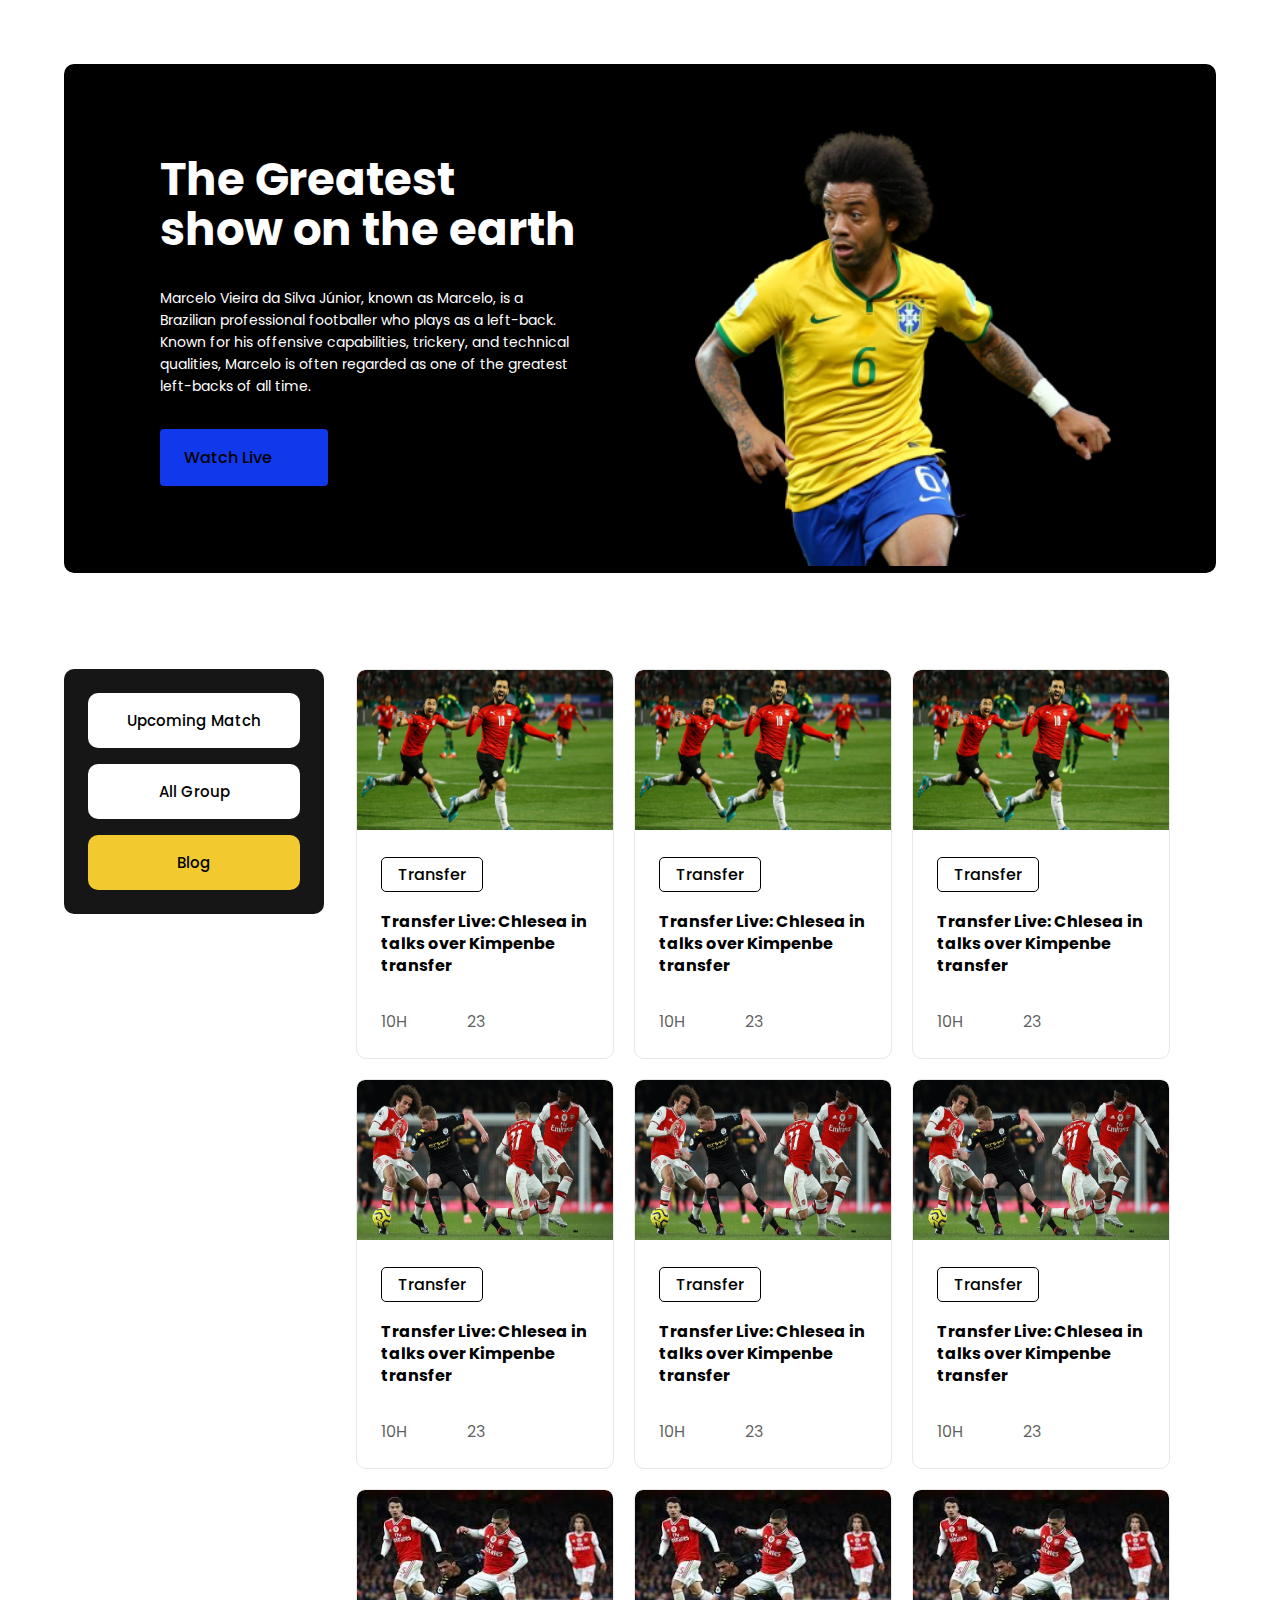
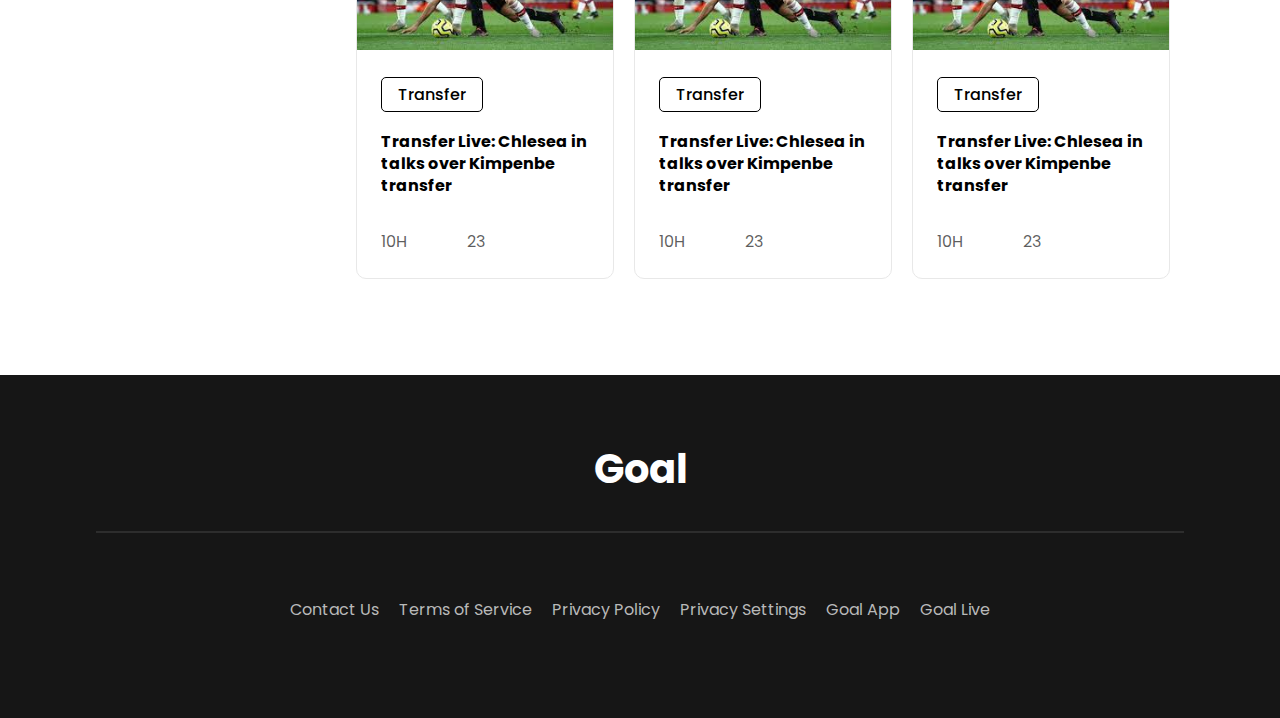
<file: index.html>
<!DOCTYPE html>
<html lang="en">

<head>
    <meta charset="UTF-8">
    <meta http-equiv="X-UA-Compatible" content="IE=edge">
    <meta name="viewport" content="width=device-width, initial-scale=1.0">
    <title>World Cup</title>
    <link rel="stylesheet" href="style.css">
    <!-- google font link -->
    <link rel="preconnect" href="https://fonts.googleapis.com">
    <link rel="preconnect" href="https://fonts.gstatic.com" crossorigin>
    <link href="https://fonts.googleapis.com/css2?family=Poppins&display=swap" rel="stylesheet">
    <!--font awesome kit code -->
    <link rel="stylesheet" href="https://cdnjs.cloudflare.com/ajax/libs/font-awesome/6.1.1/css/all.min.css"
        integrity="sha512-KfkfwYDsLkIlwQp6LFnl8zNdLGxu9YAA1QvwINks4PhcElQSvqcyVLLD9aMhXd13uQjoXtEKNosOWaZqXgel0g=="
        crossorigin="anonymous" referrerpolicy="no-referrer" />
</head>

<body>
    <!-- hero section start here -->
    <section class="hero">
        <div class="hero-main">
            <div class="hero-left">
                <h1 class="hero-title">The Greatest show on the earth</h1>
                <p class="hero-paragraph">Marcelo Vieira da Silva Júnior, known as Marcelo, is a Brazilian professional
                    footballer who plays as a left-back. Known for his offensive capabilities, trickery, and technical
                    qualities, Marcelo is often regarded as one of the greatest left-backs of all time.</p>
                <a href="" class="hero-button">Watch Live &nbsp;<span><i class="fa-solid fa-angle-right"></i></span></a>
            </div>
            <div class="hero-right">'
                <img src="./assets/Banner Image.png" class="hero-right-img" alt="hero image" srcset="">
            </div>
        </div>
    </section>
    <!-- hero section end here -->

    <!-- match section start here -->
    <section class="match">
        <div class="match-main">
            <div class="match-left">
                <div class="match-links">
                    <a href="upcoming_match.html" class="match-link link-1">Upcoming Match</a>
                    <a href="" class="match-link link-2">All Group</a>
                    <a href="" class="match-link active link-3">Blog</a>
                </div>
            </div>
            <div class="match-right">
                <div class="matche-body">
                    <div class="match-img">
                        <div class="post-img-bg">
                            <img src="assets/Blog Image.png" alt="" srcset="">
                        </div>
                    </div>
                    <div class="match-body-main">
                        <a href="#" class="match-body-button">Transfer</a>
                        <h3 class="match-title">Transfer Live: Chlesea in talks over Kimpenbe transfer</h3>
                        <div class="match-infos">
                            <div class="info-1"><i class="fa-regular fa-clock"></i> 10H</div>
                            <div class="info-2"><i class="fa-regular fa-message"></i> 23</div>
                        </div>
                    </div>
                </div>

                <div class="matche-body">
                    <div class="match-img">
                        <div class="post-img-bg">
                            <img src="assets/Blog Image.png" alt="" srcset="">
                        </div>
                    </div>
                    <div class="match-body-main">
                        <a href="#" class="match-body-button">Transfer</a>
                        <h3 class="match-title">Transfer Live: Chlesea in talks over Kimpenbe transfer</h3>
                        <div class="match-infos">
                            <div class="info-1"><i class="fa-regular fa-clock"></i> 10H</div>
                            <div class="info-2"><i class="fa-regular fa-message"></i> 23</div>
                        </div>
                    </div>
                </div>

                <div class="matche-body">
                    <div class="match-img">
                        <div class="post-img-bg">
                            <img src="assets/Blog Image.png" alt="" srcset="">
                        </div>
                    </div>
                    <div class="match-body-main">
                        <a href="#" class="match-body-button">Transfer</a>
                        <h3 class="match-title">Transfer Live: Chlesea in talks over Kimpenbe transfer</h3>
                        <div class="match-infos">
                            <div class="info-1"><i class="fa-regular fa-clock"></i> 10H</div>
                            <div class="info-2"><i class="fa-regular fa-message"></i> 23</div>
                        </div>
                    </div>
                </div>

                <div class="matche-body">
                    <div class="match-img">
                        <div class="post-img-bg">
                            <img src="assets/1.jpg" alt="" srcset="">
                        </div>
                    </div>
                    <div class="match-body-main">
                        <a href="#" class="match-body-button">Transfer</a>
                        <h3 class="match-title">Transfer Live: Chlesea in talks over Kimpenbe transfer</h3>
                        <div class="match-infos">
                            <div class="info-1"><i class="fa-regular fa-clock"></i> 10H</div>
                            <div class="info-2"><i class="fa-regular fa-message"></i> 23</div>
                        </div>
                    </div>
                </div>

                <div class="matche-body">
                    <div class="match-img">
                        <div class="post-img-bg">
                            <img src="assets/1.jpg" alt="" srcset="">
                        </div>
                    </div>
                    <div class="match-body-main">
                        <a href="#" class="match-body-button">Transfer</a>
                        <h3 class="match-title">Transfer Live: Chlesea in talks over Kimpenbe transfer</h3>
                        <div class="match-infos">
                            <div class="info-1"><i class="fa-regular fa-clock"></i> 10H</div>
                            <div class="info-2"><i class="fa-regular fa-message"></i> 23</div>
                        </div>
                    </div>
                </div>

                <div class="matche-body">
                    <div class="match-img">
                        <div class="post-img-bg">
                            <img src="assets/1.jpg" alt="" srcset="">
                        </div>
                    </div>
                    <div class="match-body-main">
                        <a href="#" class="match-body-button">Transfer</a>
                        <h3 class="match-title">Transfer Live: Chlesea in talks over Kimpenbe transfer</h3>
                        <div class="match-infos">
                            <div class="info-1"><i class="fa-regular fa-clock"></i> 10H</div>
                            <div class="info-2"><i class="fa-regular fa-message"></i> 23</div>
                        </div>
                    </div>
                </div>

                <div class="matche-body">
                    <div class="match-img">
                        <div class="post-img-bg">
                            <img src="assets/5.jpg" alt="" srcset="">
                        </div>
                    </div>
                    <div class="match-body-main">
                        <a href="#" class="match-body-button">Transfer</a>
                        <h3 class="match-title">Transfer Live: Chlesea in talks over Kimpenbe transfer</h3>
                        <div class="match-infos">
                            <div class="info-1"><i class="fa-regular fa-clock"></i> 10H</div>
                            <div class="info-2"><i class="fa-regular fa-message"></i> 23</div>
                        </div>
                    </div>
                </div>

                <div class="matche-body">
                    <div class="match-img">
                        <div class="post-img-bg">
                            <img src="assets/5.jpg" alt="" srcset="">
                        </div>
                    </div>
                    <div class="match-body-main">
                        <a href="#" class="match-body-button">Transfer</a>
                        <h3 class="match-title">Transfer Live: Chlesea in talks over Kimpenbe transfer</h3>
                        <div class="match-infos">
                            <div class="info-1"><i class="fa-regular fa-clock"></i> 10H</div>
                            <div class="info-2"><i class="fa-regular fa-message"></i> 23</div>
                        </div>
                    </div>
                </div>

                <div class="matche-body hide-extra-grid">
                    <div class="match-img">
                        <div class="post-img-bg">
                            <img src="assets/5.jpg" alt="" srcset="">
                        </div>
                    </div>
                    <div class="match-body-main">
                        <a href="#" class="match-body-button">Transfer</a>
                        <h3 class="match-title">Transfer Live: Chlesea in talks over Kimpenbe transfer</h3>
                        <div class="match-infos">
                            <div class="info-1"><i class="fa-regular fa-clock"></i> 10H</div>
                            <div class="info-2"><i class="fa-regular fa-message"></i> 23</div>
                        </div>
                    </div>
                </div>
            </div>
        </div>

        <div class="view-button">
            <a href="" class="view-all">View all</a>
        </div>
    </section>
    <!-- match section end here -->


    <!-- footer section start here -->
    <footer>
        <h3 class="footer-title">Goal</h3>
        <hr class="footer-line">
        <div class="footer-links">
            <ul>
                <li class="footer-hiper">Contact Us </li>
                <li class="footer-hiper"> Terms of Service </li>
                <li class="footer-hiper">Privacy Policy</li>
                <li class="footer-hiper">Privacy Settings </li>
                <li class="footer-hiper">Goal App</li>
                <li class="footer-hiper">Goal Live</li>
            </ul>
        </div>

        <div class="footer-links footer-margin-t">
            <ul class="social-icon">
                <li class="footer-hiper"><a href="https://www.facebook.com/deadpool.zrx.9/"><i
                            class="fa-brands fa-facebook-f"></i></a></li>
                <li class="footer-hiper"><a href="https://www.instagram.com/rejwan_ahamed85/?hl=en"><i
                            class="fa-brands fa-instagram"></i></a></li>
                <li class="footer-hiper"><a href="https://www.linkedin.com/in/rejwan-ahamed-73baa723b/"><i
                            class="fa-brands fa-linkedin-in"></i></a></li>
                <li class="footer-hiper"><a href="https://github.com/rejwan-ahamed"><i
                            class="fa-brands fa-github"></i></a></li>
            </ul>
        </div>
    </footer>
    <!-- footer section end here -->
</body>

</html>
</file>
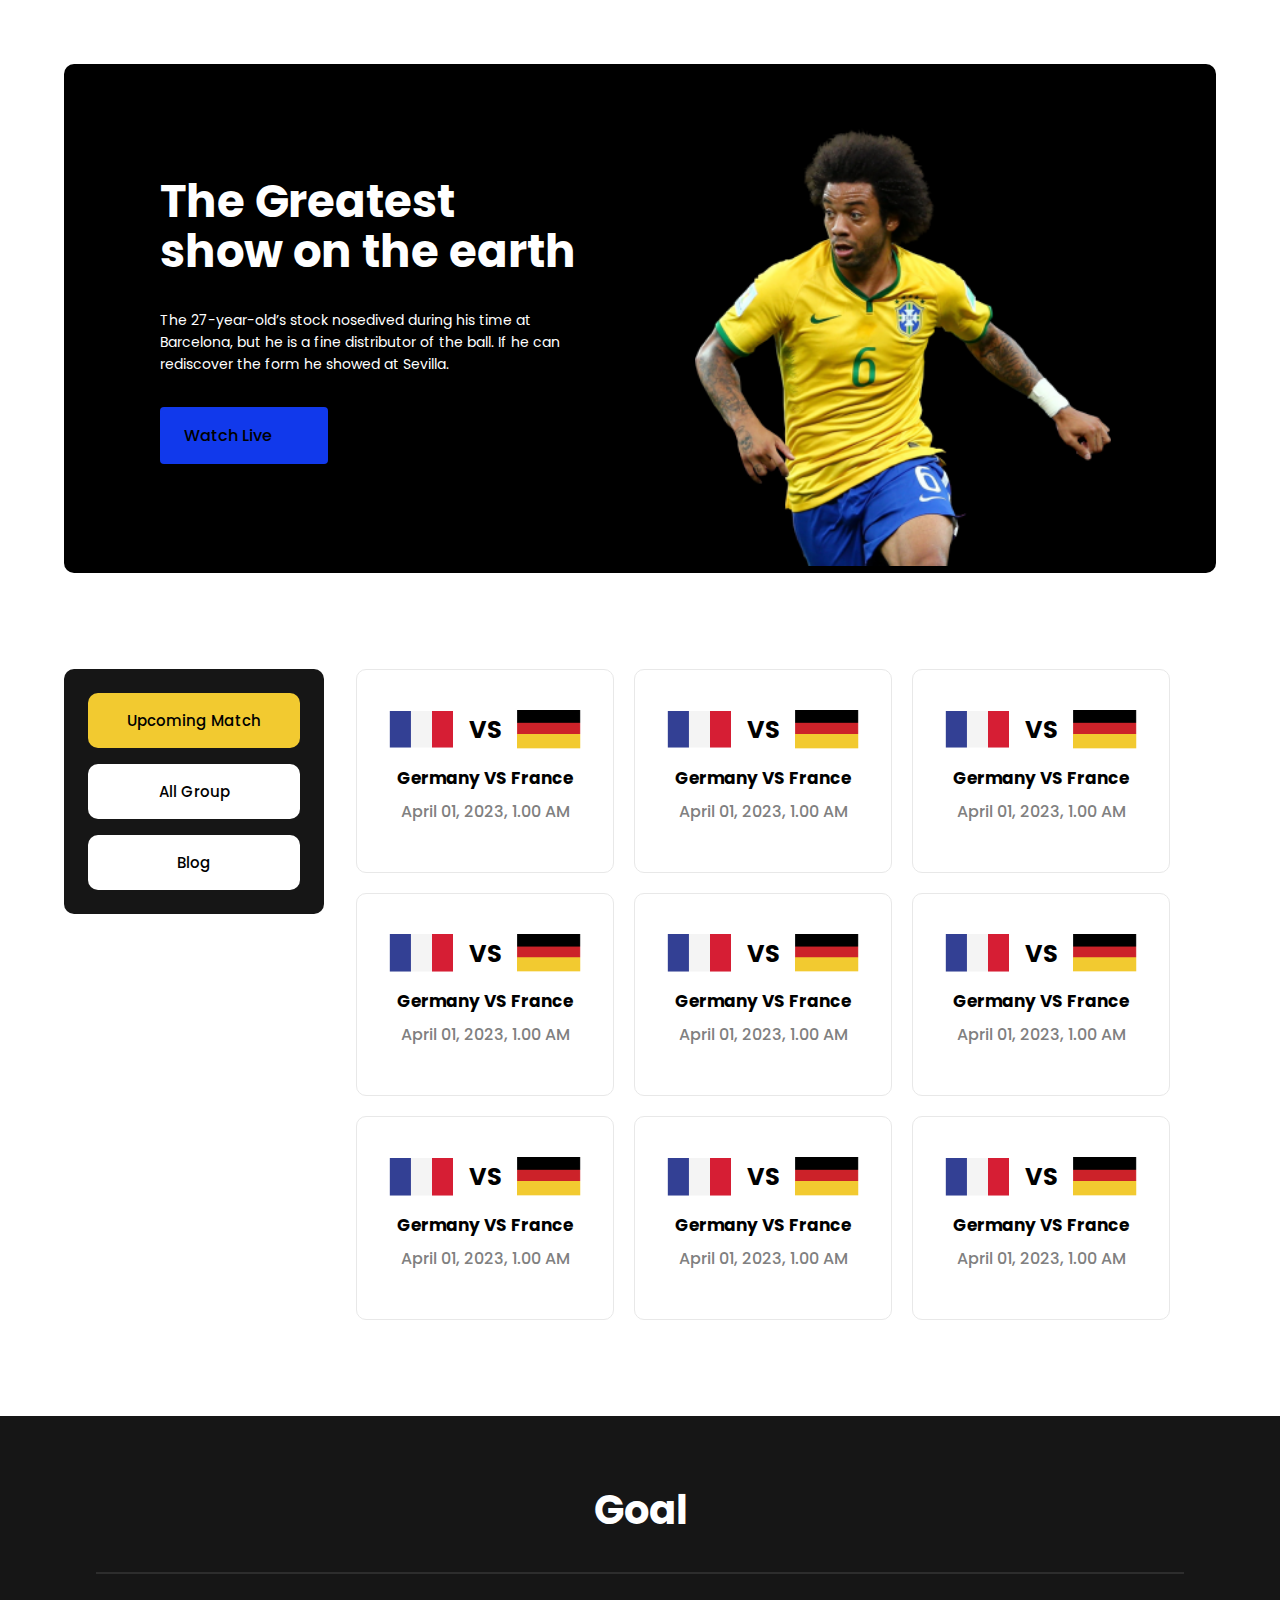
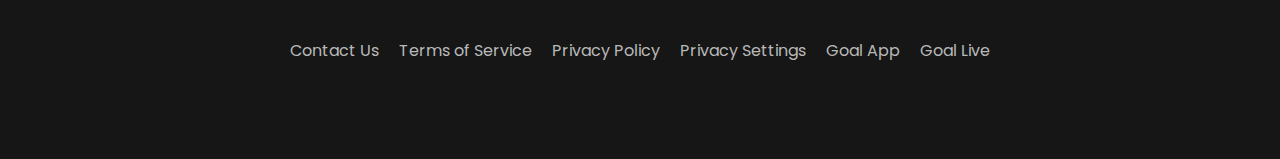
<file: upcoming_match.html>
<!DOCTYPE html>
<html lang="en">

<head>
    <meta charset="UTF-8">
    <meta http-equiv="X-UA-Compatible" content="IE=edge">
    <meta name="viewport" content="width=device-width, initial-scale=1.0">
    <link rel="stylesheet" href="style.css">
    <!-- google fonts link here -->
    <link rel="preconnect" href="https://fonts.googleapis.com">
    <link rel="preconnect" href="https://fonts.gstatic.com" crossorigin>
    <link href="https://fonts.googleapis.com/css2?family=Poppins&display=swap" rel="stylesheet">
    <!-- font awesome link here -->
    <link rel="stylesheet" href="https://cdnjs.cloudflare.com/ajax/libs/font-awesome/6.1.1/css/all.min.css"
        integrity="sha512-KfkfwYDsLkIlwQp6LFnl8zNdLGxu9YAA1QvwINks4PhcElQSvqcyVLLD9aMhXd13uQjoXtEKNosOWaZqXgel0g=="
        crossorigin="anonymous" referrerpolicy="no-referrer" />
    <title>Upcoming matches</title>
</head>

<body>

    <!-- hero section start here -->
    <section class="hero">
        <div class="hero-main">
            <div class="hero-left">
                <h1 class="hero-title">The Greatest show on the earth</h1>
                <p class="hero-paragraph">The 27-year-old’s stock nosedived during his time at Barcelona, but he is a
                    fine distributor of the ball. If he can rediscover the form he showed at Sevilla.</p>
                <a href="" class="hero-button">Watch Live &nbsp;<span><i class="fa-solid fa-angle-right"></i></span></a>
            </div>
            <div class="hero-right">'
                <img src="./assets/Banner Image.png" class="hero-right-img" alt="hero image" srcset="">
            </div>
        </div>
    </section>
    <!-- hero section end here -->


    <!-- match section start here -->
    <section class="match">
        <div class="match-main">
            <div class="match-left no-esp-l">
                <div class="match-links">
                    <a href="" class="match-link link-1 active">Upcoming Match</a>
                    <a href="" class="match-link link-2">All Group</a>
                    <a href="index.html" class="match-link  link-3">Blog</a>
                </div>
            </div>
            <div class="match-right">
                <div class="matches-main">
                    <div class="team-main">
                        <div class="team-top">
                            <img src="./assets/flag1.png" alt="team 1" srcset="" class="team1">
                            <h2 class="vs">VS</h2>
                            <img src="./assets/flag2.png" alt="team 1" srcset="" class="team2">
                        </div>
                        <div class="team-bottom">
                            <div class="team-title">Germany VS France</div>
                            <div class="match-time">April 01, 2023, 1.00 AM</div>
                        </div>
                    </div>
                </div>
                <div class="matches-main">
                    <div class="team-main">
                        <div class="team-top">
                            <img src="./assets/flag1.png" alt="team 1" srcset="" class="team1">
                            <h2 class="vs">VS</h2>
                            <img src="./assets/flag2.png" alt="team 1" srcset="" class="team2">
                        </div>
                        <div class="team-bottom">
                            <div class="team-title">Germany VS France</div>
                            <div class="match-time">April 01, 2023, 1.00 AM</div>
                        </div>
                    </div>
                </div>
                <div class="matches-main">
                    <div class="team-main">
                        <div class="team-top">
                            <img src="./assets/flag1.png" alt="team 1" srcset="" class="team1">
                            <h2 class="vs">VS</h2>
                            <img src="./assets/flag2.png" alt="team 1" srcset="" class="team2">
                        </div>
                        <div class="team-bottom">
                            <div class="team-title">Germany VS France</div>
                            <div class="match-time">April 01, 2023, 1.00 AM</div>
                        </div>
                    </div>
                </div>

                <div class="matches-main">
                    <div class="team-main">
                        <div class="team-top">
                            <img src="./assets/flag1.png" alt="team 1" srcset="" class="team1">
                            <h2 class="vs">VS</h2>
                            <img src="./assets/flag2.png" alt="team 1" srcset="" class="team2">
                        </div>
                        <div class="team-bottom">
                            <div class="team-title">Germany VS France</div>
                            <div class="match-time">April 01, 2023, 1.00 AM</div>
                        </div>
                    </div>
                </div>
                <div class="matches-main">
                    <div class="team-main">
                        <div class="team-top">
                            <img src="./assets/flag1.png" alt="team 1" srcset="" class="team1">
                            <h2 class="vs">VS</h2>
                            <img src="./assets/flag2.png" alt="team 1" srcset="" class="team2">
                        </div>
                        <div class="team-bottom">
                            <div class="team-title">Germany VS France</div>
                            <div class="match-time">April 01, 2023, 1.00 AM</div>
                        </div>
                    </div>
                </div>
                <div class="matches-main">
                    <div class="team-main">
                        <div class="team-top">
                            <img src="./assets/flag1.png" alt="team 1" srcset="" class="team1">
                            <h2 class="vs">VS</h2>
                            <img src="./assets/flag2.png" alt="team 1" srcset="" class="team2">
                        </div>
                        <div class="team-bottom">
                            <div class="team-title">Germany VS France</div>
                            <div class="match-time">April 01, 2023, 1.00 AM</div>
                        </div>
                    </div>
                </div>

                <div class="matches-main">
                    <div class="team-main">
                        <div class="team-top">
                            <img src="./assets/flag1.png" alt="team 1" srcset="" class="team1">
                            <h2 class="vs">VS</h2>
                            <img src="./assets/flag2.png" alt="team 1" srcset="" class="team2">
                        </div>
                        <div class="team-bottom">
                            <div class="team-title">Germany VS France</div>
                            <div class="match-time">April 01, 2023, 1.00 AM</div>
                        </div>
                    </div>
                </div>
                <div class="matches-main">
                    <div class="team-main">
                        <div class="team-top">
                            <img src="./assets/flag1.png" alt="team 1" srcset="" class="team1">
                            <h2 class="vs">VS</h2>
                            <img src="./assets/flag2.png" alt="team 1" srcset="" class="team2">
                        </div>
                        <div class="team-bottom">
                            <div class="team-title">Germany VS France</div>
                            <div class="match-time">April 01, 2023, 1.00 AM</div>
                        </div>
                    </div>
                </div>
                <div class="matches-main  hide-extra-grid">
                    <div class="team-main">
                        <div class="team-top">
                            <img src="./assets/flag1.png" alt="team 1" srcset="" class="team1">
                            <h2 class="vs">VS</h2>
                            <img src="./assets/flag2.png" alt="team 1" srcset="" class="team2">
                        </div>
                        <div class="team-bottom">
                            <div class="team-title">Germany VS France</div>
                            <div class="match-time">April 01, 2023, 1.00 AM</div>
                        </div>
                    </div>
                </div>
            </div>
        </div>
        <div class="view-button">
            <a href="" class="view-all">View all</a>
        </div>
    </section>
    <!-- match section end here -->


    <!-- footer section start here -->
    <footer>
        <h3 class="footer-title">Goal</h3>
        <hr class="footer-line">
        <div class="footer-links">
            <ul>
                <li class="footer-hiper">Contact Us </li>
                <li class="footer-hiper"> Terms of Service </li>
                <li class="footer-hiper">Privacy Policy</li>
                <li class="footer-hiper">Privacy Settings </li>
                <li class="footer-hiper">Goal App</li>
                <li class="footer-hiper">Goal Live</li>
            </ul>
        </div>

        <div class="footer-links footer-margin-t">
            <ul class="social-icon">
                <li class="footer-hiper"><a href="https://www.facebook.com/deadpool.zrx.9/"><i
                            class="fa-brands fa-facebook-f"></i></a></li>
                <li class="footer-hiper"><a href="https://www.instagram.com/rejwan_ahamed85/?hl=en"><i
                            class="fa-brands fa-instagram"></i></a></li>
                <li class="footer-hiper"><a href="https://www.linkedin.com/in/rejwan-ahamed-73baa723b/"><i
                            class="fa-brands fa-linkedin-in"></i></a></li>
                <li class="footer-hiper"><a href="https://github.com/rejwan-ahamed"><i
                            class="fa-brands fa-github"></i></a></li>
            </ul>
        </div>
    </footer>
    <!-- footer section end here -->

</body>

</html>
</file>
<file: style.css>
* {
    margin: 0;
    padding: 0;
}

body {
    font-family: 'Poppins', sans-serif;
    box-sizing: border-box;
    overflow-x: hidden;
    background-color: rgb(255, 255, 255);
}

.hero {
    padding: 4rem 15rem;
}

.hero-main {
    background-color: black;
    width: 100%;
    height: inherit;
    border-radius: 10px;
    display: flex;
}

.hero-left {
    width: 50%;
    /* background-color: red; */
    padding: 6rem 0rem 6rem 10rem;
    height: 26rem;
    display: flex;
    flex-direction: column;
    justify-content: center;
}

.hero-title {
    font-size: 60px;
    color: white;
    width: 80%;
    line-height: 60px;
    margin-bottom: 2rem;
}

.hero-paragraph {
    font-family: 'Poppins';
    font-style: normal;
    font-weight: 400;
    font-size: 16px;
    line-height: 22px;
    color: #FFFFFF;
    width: 80%;
    margin-bottom: 2rem;
}

a.hero-button {
    color: rgb(0, 0, 0);
    background-color: #1139eb;
    width: 120px !important;
    border-radius: 4px;
    padding: 1rem 1.5rem;
    text-decoration: none;
    font-weight: 500;
}

a.hero-button>span {
    transition: .5s;
    position: relative;
}

a.hero-button:hover {
    background-color: #DD0000;
    color: rgb(249, 249, 249);
}

a.hero-button:hover>span {
    color: rgb(249, 249, 249);
}

.hero-right {
    width: 50%;
}

img.hero-right-img {
    width: 32rem;
    padding-top: 4rem;
    padding-bottom: 0px;
}

span {
    color: black;
    animation-duration: 1s;
    animation-name: arrow-animation;
    animation-iteration-count: infinite;
}

@keyframes arrow-animation {
    0% {
        left: 0px;
    }

    50% {
        /* transform: translateX(20px); */
        left: 10px;
    }

    100% {
        /* transform: translateX(0px); */
        left: 0px;
    }
}

/* hero section styling end here */


/* match section start here */
.match {
    width: 100%;
    padding: 2rem 15rem 6rem 15rem;
}

.match-main {
    display: flex;
    align-items: flex-start;
}

.match-left {
    background-color: #161616;
    border-radius: 10px;
    height: inherit;
    width: 300px;
    padding: 1rem 2rem;
    box-sizing: border-box;
    margin-right: 3rem;
}

.match-right {
    display: grid;
    grid-template-columns: repeat(3, 1fr);
    gap: 20px;
}


.match-links a {
    display: block;
    text-align: center;
    text-decoration: none;
    /* width: 100%; */
    background-color: white;
    color: black;
    margin: 1rem 0;
    padding: 1rem 2rem;
    border-radius: 10px;
    font-size: 18px;
    font-weight: 500;
    transition: .5s;
}

.match-links a:hover {
    background-color: #DD0000;
    color: white;

}

.match-links a.active {
    display: block;
    text-align: center;
    text-decoration: none;
    /* width: 100%; */
    background-color: #F2CA30;
    color: rgb(0, 0, 0);
    margin: 1rem 0;
    padding: 1rem 2rem;
    border-radius: 10px;
    font-size: 18px;
    font-weight: 500;
}

.match-links a.active:hover {
    background-color: rgb(226, 0, 0);
    color: rgb(255, 255, 255);
}

.matche-body {
    border-radius: 10px;
    border: 1px solid #E8E8E8;
    width: 18vw;
    height: inherit;
    background-color: white;
    transition: .5s;
    cursor: pointer;
}

.matche-body:hover {
    filter: drop-shadow(0px 4px 10px rgba(0, 0, 0, 0.2))
}

.match-img {
    width: 18vw;
    height: 14rem;
    border-radius: 8px 8px 0 0;
}

.post-img-bg {
    width: inherit;
    height: inherit;
    overflow: hidden;
    box-sizing: border-box;
    position: absolute;
    cursor: pointer;
    border-radius: 8px 8px 0 0;
}

.match-img img {
    width: 100%;
    height: 100%;
    border-radius: 8px 8px 0 0;
    transition: .5s;
}

.match-img img:hover {
    width: 100%;
    height: 100%;
    border-radius: 8px 8px 0 0;
    transform: scale(1.1);
}

.match-body-main {
    padding: 1.5rem;
}

.match-body-button {
    border-radius: 5px;
    text-align: center;
    width: max-content;
    padding: .3rem 1rem;
    border: 1px solid black;
    text-decoration: none;
    color: black;
    font-weight: 500;
    transition: .5s;
}

.match-body-button:hover {
    border: 1px solid #DD0000;
    text-decoration: none;
    color: white;
    background-color: #DD0000;
}

.match-title {
    font-size: 20px;
    line-height: 25px;
    overflow: hidden;
    -webkit-line-clamp: 2;
    display: -webkit-box;
    -webkit-box-orient: vertical;
    margin-top: 1.5rem;
    margin-bottom: 2rem;
}

.match-infos {
    display: flex;
    width: 40%;
    justify-content: space-between;
}

.info-1,
.info-2 {
    color: rgba(22, 22, 22, 0.7);
    ;
}

/* match section end here */


/* footer section start here */
footer {
    background-color: #161616;
    width: 100%;
    height: inherit;
    padding: 6rem 15rem;
    box-sizing: border-box;
}

.footer-title {
    font-size: 40px;
    text-align: center;
    font-weight: bolder;
    color: white;
    margin-bottom: 4rem;
}

.footer-line {
    border: 1px solid rgba(255, 255, 255, 0.1);
    margin-bottom: 4rem;
}

.footer-links ul {
    display: flex;
    flex-wrap: wrap;
    text-align: center;
    list-style: none;
    width: 100%;
    justify-content: center;
}

.footer-links ul li {
    color: #B9B9B9;
    margin: 0 10px;
    transition: .3s;
    cursor: pointer;

}

.footer-links ul li:hover {
    color: rgb(255, 72, 72);

}

.footer-margin-t {
    margin-top: 2rem;
}

.footer-hiper a {
    cursor: pointer;
    transition: .3s;
    color: #B9B9B9;
}

.footer-hiper a:hover {
    color: rgb(255, 72, 72);
}

/* footer section end here */


/* matches page styling start here */

/* match section start here */
.matches-main {
    width: 18rem;
    height: inherit;
    border: 1px solid #E8E8E8;
    border-radius: 10px;
    padding: 2rem;
    cursor: pointer;
    transition: .5s;
    background-color: white;
}

.matches-main:hover {
    filter: drop-shadow(0px 4px 10px rgba(0, 0, 0, 0.066));
}

.team-top {
    display: flex;
    justify-content: space-between;
    width: 100%;
    align-items: center;
    margin-bottom: .5rem;
    margin-top: .5rem;
}

.team-title {
    font-weight: 700;
    color: black;
    font-size: 20px;
    text-align: center;
    margin-top: 1rem;
    margin-bottom: .5rem;
}

.match-time {
    font-weight: 500;
    color: grey;
    font-size: 16px;
    text-align: center;
    margin-bottom: 1rem;
}

.no-esp-l {
    margin-right: 1.5rem;
}

/* match section end here */

/* matches page styling end here */




/* respomsiveness start from here */
/* laptop responsiveness */
@media (min-width: 1800px) and (max-width: 1899px) {
    .match-left {
        background-color: #161616;
        border-radius: 10px;
        height: inherit;
        width: 300px;
        padding: 1rem 2rem;
        box-sizing: border-box;
        margin-right: 2rem;
    }

    .matche-body {
        border-radius: 10px;
        border: 1px solid #E8E8E8;
        width: 17vw;
        height: inherit;
        background-color: white;
        transition: .5s;
        cursor: pointer;
    }

    .match-img {
        width: 17vw;
        height: 12rem;
        border-radius: 8px 8px 0 0;
    }

    .matches-main {
        width: 14vw;
        height: inherit;
        border: 1px solid #E8E8E8;
        border-radius: 10px;
        padding: 2rem;
        cursor: pointer;
        transition: .5s;
        background-color: white;
    }


}


@media (min-width: 1700px) and (max-width: 1799px) {
    .hero {
        padding: 4rem 10rem;
    }

    .match {
        width: 100%;
        padding: 2rem 10rem 6rem 10rem;
    }

    .matches-main {
        width: 16vw;
        height: inherit;
        border: 1px solid #E8E8E8;
        border-radius: 10px;
        padding: 2rem;
        cursor: pointer;
        transition: .5s;
        background-color: white;
    }

    .match-img {
        width: 18vw;
        height: 12rem;
        border-radius: 8px 8px 0 0;
    }

}


@media (min-width: 1600px) and (max-width: 1699px) {
    .hero {
        padding: 4rem 10rem;
    }

    .match {
        width: 100%;
        padding: 2rem 10rem 6rem 10rem;
    }

    .matches-main {
        width: 15vw;
        height: inherit;
        border: 1px solid #E8E8E8;
        border-radius: 10px;
        padding: 2rem;
        cursor: pointer;
        transition: .5s;
        background-color: white;
    }

    .match-img {
        width: 18vw;
        height: 12rem;
        border-radius: 8px 8px 0 0;
    }

    img.team1 {
        width: 5rem;
    }

    img.team2 {
        width: 5rem;
    }

    .hero-left {
        width: 50%;
        padding: 6rem 0rem 6rem 8rem;
        height: 26rem;
        display: flex;
        flex-direction: column;
        justify-content: center;
    }

}


@media (min-width: 1500px) and (max-width: 1599px) {
    .hero {
        padding: 4rem 8rem 4rem 8rem;
    }

    .match {
        width: 100%;
        padding: 2rem 8rem 6rem 10rem;
    }

    .matches-main {
        width: 14vw;
        height: inherit;
        border: 1px solid #E8E8E8;
        border-radius: 10px;
        padding: 2rem;
        cursor: pointer;
        transition: .5s;
        background-color: white;
    }

    .match-img {
        width: 18vw;
        height: 12rem;
        border-radius: 8px 8px 0 0;
    }

    img.team1 {
        width: 5rem;
    }

    img.team2 {
        width: 5rem;
    }

    .match-infos {
        display: flex;
        width: 50%;
        justify-content: space-between;
    }

    .hero-left {
        width: 50%;
        /* background-color: red; */
        padding: 6rem 0rem 6rem 8rem;
        height: 26rem;
        display: flex;
        flex-direction: column;
        justify-content: center;
    }

}


@media (min-width: 1400px) and (max-width: 1499px) {
    .hero {
        padding: 4rem 6rem 4rem 6rem;
    }

    .match {
        width: 100%;
        padding: 2rem 8rem 6rem 6rem;
    }

    .matches-main {
        width: 15vw;
        height: inherit;
        border: 1px solid #E8E8E8;
        border-radius: 10px;
        padding: 2rem;
        cursor: pointer;
        transition: .5s;
        background-color: white;
    }

    .match-img {
        width: 19vw;
        height: 12rem;
        border-radius: 8px 8px 0 0;
    }

    img.team1 {
        width: 5rem;
    }

    img.team2 {
        width: 5rem;
    }

    .match-infos {
        display: flex;
        width: 50%;
        justify-content: space-between;
    }

    .matche-body {
        border-radius: 10px;
        border: 1px solid #E8E8E8;
        width: 19vw;
        height: inherit;
        background-color: white;
        transition: .5s;
        cursor: pointer;
    }

    .hero-left {
        width: 50%;
        padding: 6rem 0rem 6rem 6rem;
        height: 26rem;
        display: flex;
        flex-direction: column;
        justify-content: center;
    }

    footer {
        background-color: #161616;
        width: 100%;
        height: inherit;
        padding: 4rem 10rem;
        box-sizing: border-box;
    }

    .footer-title {
        font-size: 40px;
        text-align: center;
        font-weight: bolder;
        color: white;
        margin-bottom: 2rem;
    }

    .match-title {
        font-size: 18px;
        line-height: 25px;
        overflow: hidden;
        -webkit-line-clamp: 3;
        display: -webkit-box;
        -webkit-box-orient: vertical;
        margin-top: 1.5rem;
        margin-bottom: 1rem;
    }

    .match-body-main {
        padding: 1.5rem;
        padding-top: 2rem;
    }

}


@media (min-width: 1300px) and (max-width: 1399px) {
    .hero {
        padding: 4rem 6rem 4rem 6rem;
    }

    .match {
        width: 100%;
        padding: 2rem 8rem 6rem 6rem;
    }

    .matches-main {
        width: 15vw;
        height: inherit;
        border: 1px solid #E8E8E8;
        border-radius: 10px;
        padding: 2rem;
        cursor: pointer;
        transition: .5s;
        background-color: white;
    }

    .match-img {
        width: 20vw;
        height: 11rem;
        border-radius: 8px 8px 0 0;
    }

    img.team1 {
        width: 4rem;
    }

    img.team2 {
        width: 4rem;
    }

    .match-infos {
        display: flex;
        width: 50%;
        justify-content: space-between;
    }

    .matche-body {
        border-radius: 10px;
        border: 1px solid #E8E8E8;
        width: 20vw;
        height: inherit;
        background-color: white;
        transition: .5s;
        cursor: pointer;
    }

    .match-left {
        background-color: #161616;
        border-radius: 10px;
        height: inherit;
        width: 260px;
        padding: 1rem 2rem;
        box-sizing: border-box;
        margin-right: 2rem;
    }

    .match-links a.active {
        display: block;
        text-align: center;
        text-decoration: none;
        background-color: #F2CA30;
        color: rgb(0, 0, 0);
        margin: 1rem 0;
        padding: 1rem 2rem;
        border-radius: 10px;
        font-size: 15px;
        font-weight: 500;
    }

    .match-links a {
        display: block;
        text-align: center;
        text-decoration: none;
        background-color: white;
        color: black;
        margin: 1rem 0;
        padding: 1rem 2rem;
        border-radius: 10px;
        font-size: 15px;
        font-weight: 500;
        transition: .5s;
    }

    img.hero-right-img {
        width: 30rem;
        padding-top: 4rem;
        padding-bottom: 0px;
    }

    .hero-left {
        width: 50%;
        padding: 6rem 0rem 2rem 6rem;
        height: 26rem;
        display: flex;
        flex-direction: column;
        justify-content: center;
    }

    footer {
        background-color: #161616;
        width: 100%;
        height: inherit;
        padding: 4rem 10rem;
        box-sizing: border-box;
    }

    .footer-title {
        font-size: 40px;
        text-align: center;
        font-weight: bolder;
        color: white;
        margin-bottom: 2rem;
    }

    .match-title {
        font-size: 18px;
        line-height: 24px;
        overflow: hidden;
        -webkit-line-clamp: 3;
        display: -webkit-box;
        -webkit-box-orient: vertical;
        margin-top: 1.5rem;
        margin-bottom: 1rem;
    }

    .match-body-main {
        padding: 1.5rem;
        padding-top: 2rem;
    }

    .team-title {
        font-weight: 700;
        color: black;
        font-size: 19px;
        text-align: center;
        margin-top: 1rem;
        margin-bottom: 0.5rem;
    }


}

@media (min-width: 1200px) and (max-width: 1299px) {
    .hero {
        padding: 4rem 4rem 4rem 4rem;
    }

    .match {
        width: 100%;
        padding: 2rem 8rem 6rem 4rem;
    }

    .matches-main {
        width: 15vw;
        height: inherit;
        border: 1px solid #E8E8E8;
        border-radius: 10px;
        padding: 2rem;
        cursor: pointer;
        transition: .5s;
        background-color: white;
    }

    .match-img {
        width: 20vw;
        height: 10rem;
        border-radius: 8px 8px 0 0;
    }

    img.team1 {
        width: 4rem;
    }

    img.team2 {
        width: 4rem;
    }

    .match-infos {
        display: flex;
        width: 50%;
        justify-content: space-between;
    }

    .matche-body {
        border-radius: 10px;
        border: 1px solid #E8E8E8;
        width: 20vw;
        height: inherit;
        background-color: white;
        transition: .5s;
        cursor: pointer;
    }

    .match-left {
        background-color: #161616;
        border-radius: 10px;
        height: inherit;
        width: 260px;
        padding: .5rem 1.5rem;
        box-sizing: border-box;
        margin-right: 2rem;
    }

    .match-links a.active {
        display: block;
        text-align: center;
        text-decoration: none;
        background-color: #F2CA30;
        color: rgb(0, 0, 0);
        margin: 1rem 0;
        padding: 1rem 2rem;
        border-radius: 10px;
        font-size: 15px;
        font-weight: 500;
    }

    .match-links a {
        display: block;
        text-align: center;
        text-decoration: none;
        background-color: white;
        color: black;
        margin: 1rem 0;
        padding: 1rem 2rem;
        border-radius: 10px;
        font-size: 15px;
        font-weight: 500;
        transition: .5s;
    }

    img.hero-right-img {
        width: 26rem;
        padding-top: 4rem;
        padding-bottom: 0px;
    }

    .hero-left {
        width: 50%;
        padding: 3rem 0rem 2rem 6rem;
        height: 26rem;
        display: flex;
        flex-direction: column;
        justify-content: center;
    }

    .hero-title {
        font-size: 45px;
        color: white;
        width: 80%;
        line-height: 50px;
        margin-bottom: 2rem;
    }

    .hero-paragraph {
        font-family: 'Poppins';
        font-style: normal;
        font-weight: 400;
        font-size: 14px;
        line-height: 22px;
        color: #FFFFFF;
        width: 80%;
        margin-bottom: 2rem;
    }

    footer {
        background-color: #161616;
        width: 100%;
        height: inherit;
        padding: 4rem 6rem;
        box-sizing: border-box;
    }

    .footer-title {
        font-size: 40px;
        text-align: center;
        font-weight: bolder;
        color: white;
        margin-bottom: 2rem;
    }

    .team-title {
        font-weight: 700;
        color: black;
        font-size: 17px;
        text-align: center;
        margin-top: 1rem;
        margin-bottom: 0.5rem;
    }

    .match-title {
        font-size: 16px;
        line-height: 22px;
        overflow: hidden;
        -webkit-line-clamp: 3;
        display: -webkit-box;
        -webkit-box-orient: vertical;
        margin-top: 1.5rem;
        margin-bottom: 2rem;
    }

    .match-body-main {
        padding: 1.5rem;
        padding-top: 2rem;
    }

}


@media (min-width: 1100px) and (max-width: 1199px) {
    .hero {
        padding: 4rem 4rem 4rem 4rem;
    }

    .match {
        width: 100%;
        padding: 2rem 8rem 6rem 4rem;
    }

    .matches-main {
        width: 15vw;
        height: inherit;
        border: 1px solid #E8E8E8;
        border-radius: 10px;
        padding: 2rem;
        cursor: pointer;
        transition: .5s;
        background-color: white;
    }

    .match-img {
        width: 20vw;
        height: 9rem;
        border-radius: 8px 8px 0 0;
    }

    img.team1 {
        width: 4rem;
    }

    img.team2 {
        width: 4rem;
    }

    .match-infos {
        display: flex;
        width: 60%;
        justify-content: space-between;
    }

    .matche-body {
        border-radius: 10px;
        border: 1px solid #E8E8E8;
        width: 20vw;
        height: inherit;
        background-color: white;
        transition: .5s;
        cursor: pointer;
    }

    .match-left {
        background-color: #161616;
        border-radius: 10px;
        height: inherit;
        width: 200px;
        padding: 0rem 1rem;
        box-sizing: border-box;
        margin-right: 2rem;
    }

    .match-links a.active {
        display: block;
        text-align: center;
        text-decoration: none;
        background-color: #F2CA30;
        color: rgb(0, 0, 0);
        margin: 1rem 0;
        padding: .8rem 1rem;
        border-radius: 10px;
        font-size: 15px;
        font-weight: 500;
    }

    .match-links a {
        display: block;
        text-align: center;
        text-decoration: none;
        background-color: white;
        color: black;
        margin: 1rem 0;
        padding: .8rem 1rem;
        border-radius: 10px;
        font-size: 15px;
        font-weight: 500;
        transition: .5s;
    }

    img.hero-right-img {
        width: 26rem;
        padding-top: 4rem;
        padding-bottom: 0px;
    }

    .hero-left {
        width: 50%;
        padding: 3rem 0rem 2rem 6rem;
        height: 26rem;
        display: flex;
        flex-direction: column;
        justify-content: center;
    }

    .hero-title {
        font-size: 45px;
        color: white;
        width: 80%;
        line-height: 50px;
        margin-bottom: 2rem;
    }

    .hero-paragraph {
        font-family: 'Poppins';
        font-style: normal;
        font-weight: 400;
        font-size: 14px;
        line-height: 22px;
        color: #FFFFFF;
        width: 80%;
        margin-bottom: 2rem;
    }

    footer {
        background-color: #161616;
        width: 100%;
        height: inherit;
        padding: 4rem 6rem;
        box-sizing: border-box;
    }

    .match-title {
        font-size: 15px;
        line-height: 20px;
        overflow: hidden;
        -webkit-line-clamp: 3;
        display: -webkit-box;
        -webkit-box-orient: vertical;
        margin-top: 1.5rem;
        margin-bottom: 1rem;
    }

    .match-body-main {
        padding: 1rem;
        padding-top: 2rem;
    }

    .match-body-button {
        border-radius: 5px;
        text-align: center;
        width: max-content;
        padding: 0.3rem 1rem;
        border: 1px solid black;
        text-decoration: none;
        color: black;
        font-weight: 500;
        transition: .5s;
        font-size: 13px;
    }

    h2.vs {
        font-size: 16px;
    }

    .team-title {
        font-weight: 700;
        color: black;
        font-size: 16px;
        text-align: center;
        margin-top: 1rem;
        margin-bottom: 0.5rem;
    }

    .match-time {
        font-weight: 500;
        color: grey;
        font-size: 15px;
        text-align: center;
        margin-bottom: 1rem;
    }

    .footer-title {
        font-size: 40px;
        text-align: center;
        font-weight: bolder;
        color: white;
        margin-bottom: 2rem;
    }



}


@media (min-width: 1000px) and (max-width: 1099px) {
    .hero {
        padding: 4rem 4rem 4rem 4rem;
    }

    .match {
        width: 100%;
        padding: 2rem 8rem 6rem 4rem;
    }

    .matches-main {
        width: 14vw;
        height: inherit;
        border: 1px solid #E8E8E8;
        border-radius: 10px;
        padding: 2rem;
        cursor: pointer;
        transition: .5s;
        background-color: white;
    }

    .match-img {
        width: 20vw;
        height: 8rem;
        border-radius: 8px 8px 0 0;
    }

    img.team1 {
        width: 3.5rem;
    }

    img.team2 {
        width: 3.5rem;
    }

    .match-infos {
        display: flex;
        width: 60%;
        justify-content: space-between;
    }

    .matche-body {
        border-radius: 10px;
        border: 1px solid #E8E8E8;
        width: 20vw;
        height: inherit;
        background-color: white;
        transition: .5s;
        cursor: pointer;
    }

    .match-left {
        background-color: #161616;
        border-radius: 10px;
        height: inherit;
        width: 200px;
        padding: 0rem 1rem;
        box-sizing: border-box;
        margin-right: 2rem;
    }

    .match-links a.active {
        display: block;
        text-align: center;
        text-decoration: none;
        background-color: #F2CA30;
        color: rgb(0, 0, 0);
        margin: 1rem 0;
        padding: .8rem 1rem;
        border-radius: 10px;
        font-size: 15px;
        font-weight: 500;
    }

    .match-links a {
        display: block;
        text-align: center;
        text-decoration: none;
        background-color: white;
        color: black;
        margin: 1rem 0;
        padding: .8rem 1rem;
        border-radius: 10px;
        font-size: 15px;
        font-weight: 500;
        transition: .5s;
    }

    img.hero-right-img {
        width: 21rem;
        padding-top: 4rem;
        padding-bottom: 0px;
    }

    .hero-left {
        width: 50%;
        padding: 0rem 0rem 0rem 4rem;
        height: 26rem;
        display: flex;
        flex-direction: column;
        justify-content: center;
    }

    .hero-title {
        font-size: 35px;
        color: white;
        width: 80%;
        line-height: 40px;
        margin-bottom: 1rem;
    }

    .hero-paragraph {
        font-family: 'Poppins';
        font-style: normal;
        font-weight: 400;
        font-size: 12px;
        line-height: 22px;
        color: #FFFFFF;
        width: 80%;
        margin-bottom: 2rem;
    }

    footer {
        background-color: #161616;
        width: 100%;
        height: inherit;
        padding: 4rem 6rem;
        box-sizing: border-box;
    }

    .match-title {
        font-size: 15px;
        line-height: 20px;
        overflow: hidden;
        -webkit-line-clamp: 3;
        display: -webkit-box;
        -webkit-box-orient: vertical;
        margin-top: 1.5rem;
        margin-bottom: 1rem;
    }

    .match-body-main {
        padding: 1rem;
        padding-top: 2rem;
    }

    .match-body-button {
        border-radius: 5px;
        text-align: center;
        width: max-content;
        padding: 0.3rem 1rem;
        border: 1px solid black;
        text-decoration: none;
        color: black;
        font-weight: 500;
        transition: .5s;
        font-size: 13px;
    }

    h2.vs {
        font-size: 16px;
    }

    .team-title {
        font-weight: 700;
        color: black;
        font-size: 16px;
        text-align: center;
        margin-top: 1rem;
        margin-bottom: 0.5rem;
    }

    .match-time {
        font-weight: 500;
        color: grey;
        font-size: 15px;
        text-align: center;
        margin-bottom: 1rem;
    }

    .footer-title {
        font-size: 40px;
        text-align: center;
        font-weight: bolder;
        color: white;
        margin-bottom: 2rem;
    }



}



/* tab responsive start here */
@media (min-width: 700px) and (max-width: 900px) {


    .match-main {
        display: block;
    }

    .match {
        width: inherit;
        padding: 2rem 2rem 6rem 2rem;
    }


    .match-links a {
        display: block;
        text-align: center;
        text-decoration: none;
        /* width: 100%; */
        background-color: white;
        color: black;
        margin: 1rem 0;
        padding: 1rem 2rem;
        border-radius: 10px;
        font-size: 22px;
        font-weight: 500;
        transition: .5s;
        width: max-content;
        border: 1px solid #efefef;
    }

    .match-links {
        display: inline-flex;
        gap: 10px;
    }

    .match-left {
        background-color: transparent;
        border-radius: 10px;
        height: inherit;
        width: 100%;
        padding: 1rem 0rem;
        box-sizing: border-box;
        margin-right: 3rem;
    }

    .match-links a.active {
        display: block;
        text-align: center;
        text-decoration: none;
        /* width: 100%; */
        background-color: #F2CA30;
        color: rgb(0, 0, 0);
        margin: 1rem 0;
        padding: 1rem 2rem;
        border-radius: 10px;
        font-size: 22px;
        font-weight: 600;
    }

    .hero {
        padding: 2rem 2rem;
    }

    img.hero-right-img {
        width: 20.5rem;
        padding-top: 4rem;
        padding-bottom: 0px;
    }

    .hero-left {
        width: 50%;
        padding: 0rem 0rem 0rem 2rem;
        height: 26rem;
        display: flex;
        flex-direction: column;
        justify-content: center;
    }

    .hero-title {
        font-size: 36px;
        color: white;
        width: 100%;
        line-height: 45px;
        margin-bottom: 0rem;
    }

    .hero-paragraph {
        font-family: 'Poppins';
        font-style: normal;
        font-weight: 400;
        font-size: 15px;
        line-height: 22px;
        color: #FFFFFF;
        width: 90%;
        margin-bottom: 2rem;
        overflow: hidden;
        -webkit-line-clamp: 2;
        display: -webkit-box;
        -webkit-box-orient: vertical;
        margin-top: 1.5rem;
        margin-bottom: 2rem;
    }




    footer {
        background-color: #161616;
        width: 100%;
        height: inherit;
        padding: 4rem 4rem;
        box-sizing: border-box;
    }

    footer-title {
        font-size: 40px;
        text-align: center;
        font-weight: bolder;
        color: white;
        margin-bottom: 2rem;
    }

    .match-right {
        display: grid;
        grid-template-columns: repeat(2, 1fr);
        gap: 20px;
    }

    .matche-body {
        border-radius: 10px;
        border: 1px solid #E8E8E8;
        width: 44vw;
        height: inherit;
        background-color: white;
        transition: .5s;
        cursor: pointer;
    }

    .match-img {
        width: 44vw;
        height: 14rem;
        border-radius: 8px 8px 0 0;
    }

    a.match-link.link-1 {
        padding: 1rem 3rem;
    }

    a.match-link.link-2 {
        padding: 1rem 4rem;
    }

    a.match-link.link-3 {
        padding: 1rem 3rem;
    }

    .hide-extra-grid {
        display: none;
    }

    .view-all {
        color: black;
        background-color: #F2CA30;
        border: 1px solid rgba(0, 0, 0, 0.069);
        text-decoration: none;
        text-align: center;
        font-weight: 600;
        font-size: 20px;
        padding: 1rem 3rem;
        border-radius: 5px;
    }

    .view-button {
        padding-top: 3rem;
        display: flex;
        justify-content: center;
        width: 100%;
    }

    .matches-main {
        width: 36vw;
        height: inherit;
        border: 1px solid #E8E8E8;
        border-radius: 10px;
        padding: 2rem;
        cursor: pointer;
        transition: .5s;
        background-color: white;
    }

}


/* mobile respomsiveness start here */
@media (min-width: 300px) and (max-width: 400px) {
    .hero {
        padding: 2rem 2rem;
    }

    .hero-main {
        background-color: black;
        width: 100%;
        height: inherit;
        border-radius: 10px;
        display: block;
    }

    .hero-title {
        font-size: 22px;
        color: white;
        width: 82%;
        line-height: 28px;
        margin-bottom: 1rem;
        text-align: center;
    }

    .hero-left {
        width: 100%;
        padding: 0;
        display: flex;
        justify-content: center;
        align-items: center;
        height: 18rem;
    }

    p.hero-paragraph {
        text-align: center;
        overflow: hidden;
        overflow: hidden;
        -webkit-line-clamp: 2;
        display: -webkit-box;
        -webkit-box-orient: vertical;
    }

    .hero-right {
        display: flex;
        justify-content: center;
        width: 100%;
    }

    .hero-right img {
        width: 70vw;
        padding-top: 0px;
    }

    .match-main {
        display: block;
    }

    .match {
        width: inherit;
        padding: 0 2rem;
        margin-bottom: 3rem;
    }


    .match-left {
        background-color: transparent;
        border-radius: 10px;
        height: inherit;
        width: 100%;
        padding: 1rem 0rem;
        box-sizing: border-box;
        margin-right: 0rem;
    }

    .match-links a {
        display: block;
        text-align: center;
        text-decoration: none;
        /* width: 100%; */
        background-color: white;
        color: black;
        margin: 1rem 0;
        padding: 1rem 2rem;
        border-radius: 10px;
        font-size: 18px;
        font-weight: 500;
        transition: .5s;
        border: 1px solid #0000001a;
    }

    .match-right {
        display: grid;
        grid-template-columns: repeat(1, 1fr);
        gap: 20px;
    }

    .matche-body {
        border-radius: 10px;
        border: 1px solid #E8E8E8;
        width: 82vw;
        height: inherit;
        background-color: white;
        transition: .5s;
        cursor: pointer;
    }

    .match-img {
        width: 82vw;
        height: 10rem;
        border-radius: 8px 8px 0 0;
    }

    .match-infos {
        display: flex;
        width: 50%;
        justify-content: space-between;
    }

    .view-button {
        display: none;
    }

    footer {
        background-color: #161616;
        width: 100%;
        height: inherit;
        padding: 2rem 2rem;
        box-sizing: border-box;
    }

    .footer-title {
        font-size: 30px;
        text-align: center;
        font-weight: bolder;
        color: white;
        margin-bottom: 1rem;
    }

    .footer-links ul {
        display: block;
        flex-wrap: wrap;
        text-align: center;
        list-style: none;
        width: 100%;
        justify-content: center;
    }

    .footer-links ul li {
        color: #B9B9B9;
        margin: 0 10px;
        transition: .3s;
        cursor: pointer;
        margin-bottom: 12px;
        font-size: 20px;
    }

    ul.social-icon {
        display: flex;
    }

    .footer-line {
        border: 1px solid rgba(255, 255, 255, 0.1);
        margin-bottom: 2rem;
    }

    .match-body-main {
        padding: 1.5rem;
        padding-top: 2rem;
    }

    .matches-main {
        width: inherit;
        height: inherit;
        border: 1px solid #E8E8E8;
        border-radius: 10px;
        padding: 1rem;
        cursor: pointer;
        transition: .5s;
        background-color: white;
    }

    img.team1 {
        width: 24vw;
    }

    img.team2 {
        width: 24vw;
    }

}

@media (min-width: 401px) and (max-width: 500px) {
    .hero {
        padding: 2rem 2rem;
    }

    .hero-main {
        background-color: black;
        width: 100%;
        height: inherit;
        border-radius: 10px;
        display: block;
    }

    .hero-title {
        font-size: 22px;
        color: white;
        width: 82%;
        line-height: 28px;
        margin-bottom: 1rem;
        text-align: center;
    }

    .hero-left {
        width: 100%;
        padding: 0;
        display: flex;
        justify-content: center;
        align-items: center;
        height: 18rem;
    }

    p.hero-paragraph {
        text-align: center;
        overflow: hidden;
        overflow: hidden;
        -webkit-line-clamp: 2;
        display: -webkit-box;
        -webkit-box-orient: vertical;
    }

    .hero-right {
        display: flex;
        justify-content: center;
        width: 100%;
    }

    .hero-right img {
        width: 70vw;
        padding-top: 0px;
    }

    .match-main {
        display: block;
    }

    .match {
        width: inherit;
        padding: 0 2rem;
        margin-bottom: 3rem;
    }


    .match-left {
        background-color: transparent;
        border-radius: 10px;
        height: inherit;
        width: 100%;
        padding: 1rem 0rem;
        box-sizing: border-box;
        margin-right: 0rem;
    }

    .match-links a {
        display: block;
        text-align: center;
        text-decoration: none;
        /* width: 100%; */
        background-color: white;
        color: black;
        margin: 1rem 0;
        padding: 1rem 2rem;
        border-radius: 10px;
        font-size: 18px;
        font-weight: 500;
        transition: .5s;
        border: 1px solid #0000001a;
    }

    .match-right {
        display: grid;
        grid-template-columns: repeat(1, 1fr);
        gap: 20px;
    }

    .matche-body {
        border-radius: 10px;
        border: 1px solid #E8E8E8;
        width: 82vw;
        height: inherit;
        background-color: white;
        transition: .5s;
        cursor: pointer;
    }

    .match-img {
        width: 82vw;
        height: 12rem;
        border-radius: 8px 8px 0 0;
    }

    .match-infos {
        display: flex;
        width: 40%;
        justify-content: space-between;
    }

    .view-button {
        display: none;
    }

    footer {
        background-color: #161616;
        width: 100%;
        height: inherit;
        padding: 2rem 2rem;
        box-sizing: border-box;
    }

    .footer-title {
        font-size: 30px;
        text-align: center;
        font-weight: bolder;
        color: white;
        margin-bottom: 1rem;
    }

    .footer-links ul {
        display: block;
        flex-wrap: wrap;
        text-align: center;
        list-style: none;
        width: 100%;
        justify-content: center;
    }

    .footer-links ul li {
        color: #B9B9B9;
        margin: 0 10px;
        transition: .3s;
        cursor: pointer;
        margin-bottom: 12px;
        font-size: 20px;
    }

    ul.social-icon {
        display: flex;
    }

    .footer-line {
        border: 1px solid rgba(255, 255, 255, 0.1);
        margin-bottom: 2rem;
    }

    .match-body-main {
        padding: 1.5rem;
        padding-top: 2rem;
    }

    .matches-main {
        width: inherit;
        height: inherit;
        border: 1px solid #E8E8E8;
        border-radius: 10px;
        padding: 1rem;
        cursor: pointer;
        transition: .5s;
        background-color: white;
    }

    img.team1 {
        width: 24vw;
    }

    img.team2 {
        width: 24vw;
    }

}


/* this is custom media size for view all button */
@media screen and (min-width: 850px) {
    .view-button {
        display: none;
    }
}
</file>
